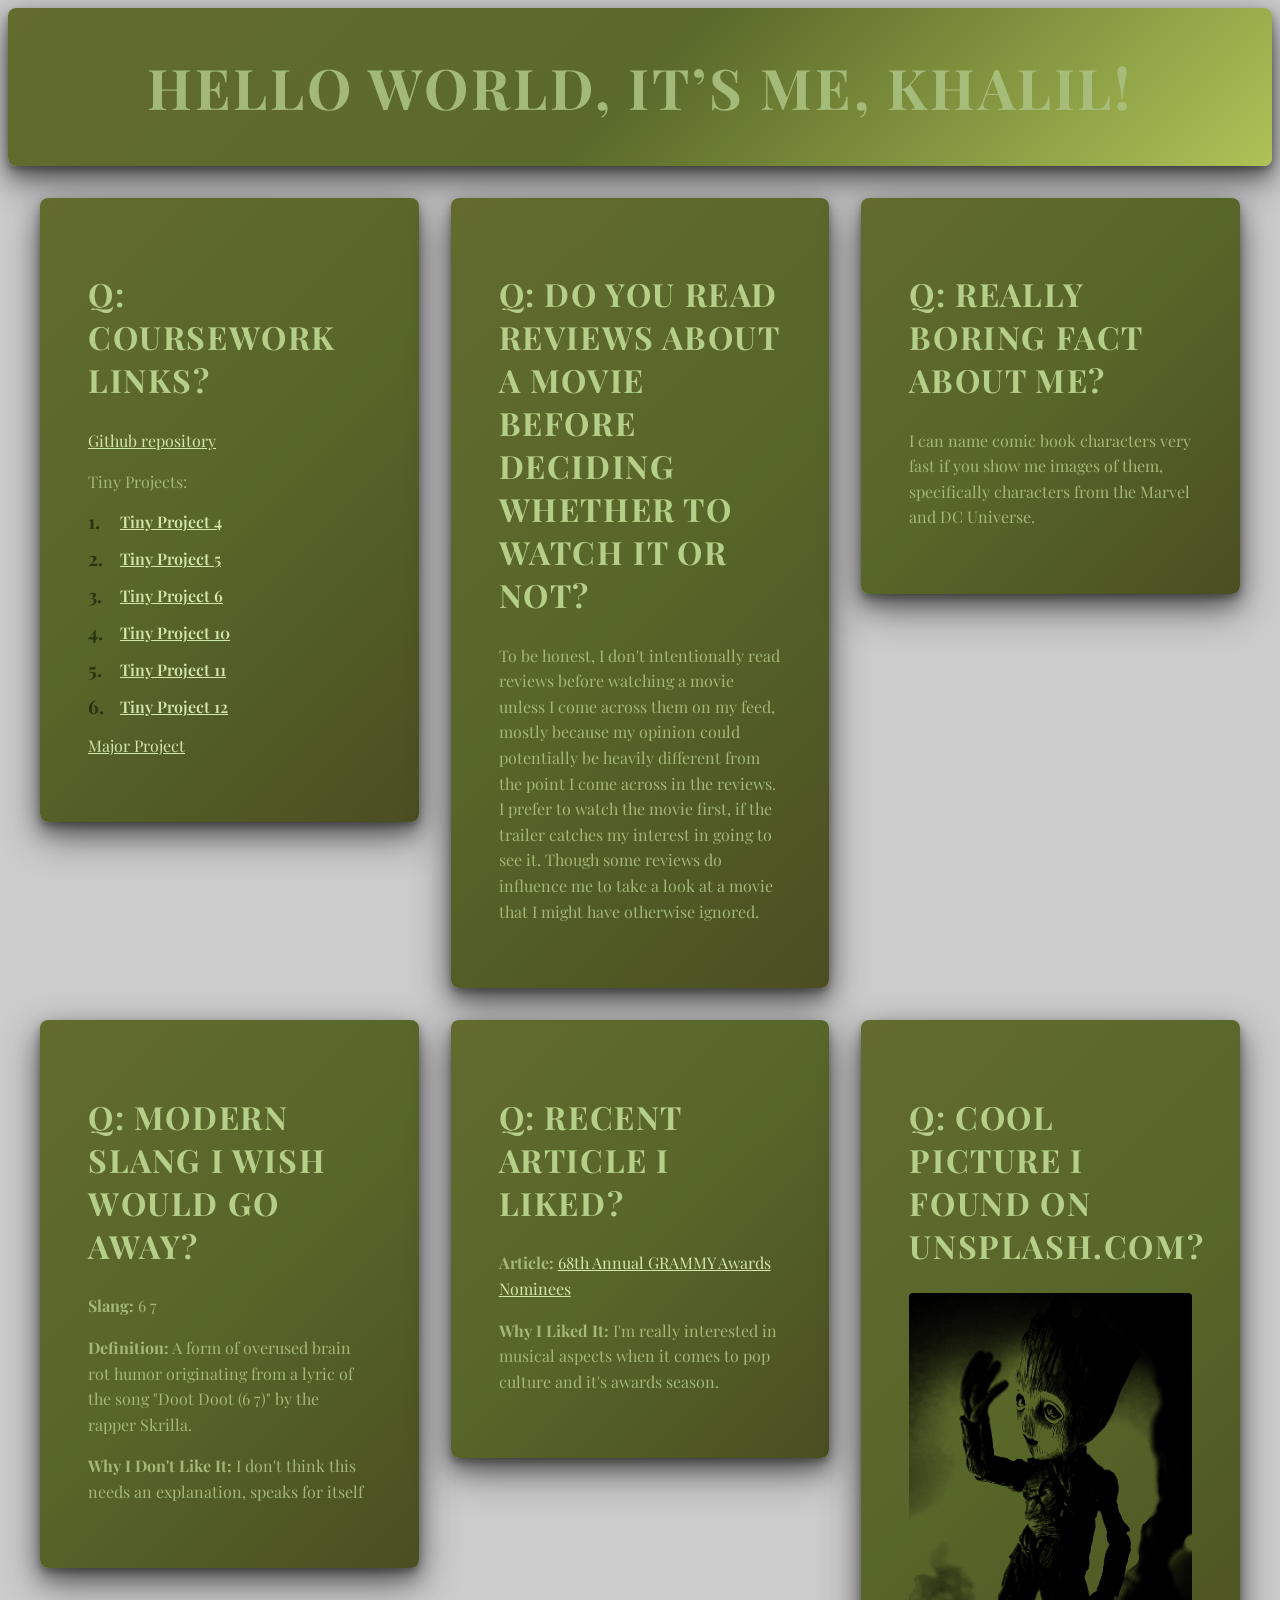
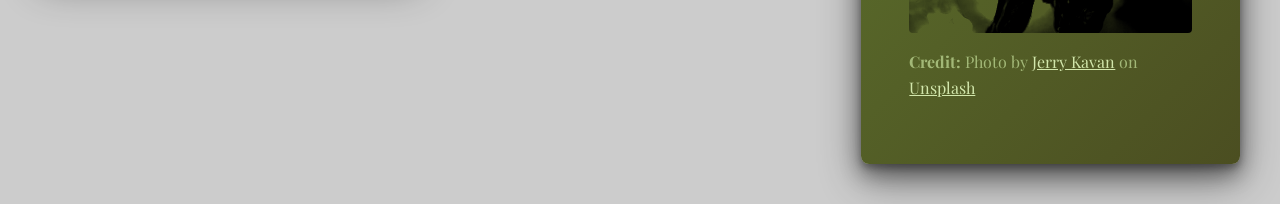
<file: index.html>
<!DOCTYPE html>
<html>

<head>
    <meta http-equiv="Content-Type" content="text/html; charset=UTF-8" />
    <meta name="viewport" content="width=device-width, initial-scale=1.0" />
    <title>Hello World, It's me, Khalil!</title>
    <link rel="stylesheet" href="styles.css" media="all" />
</head>

<body>

    <header>
        <h1>Hello World, It’s Me, Khalil!</h1>
    </header>

    <main>

        <section id="courseworkLinks">
            <h2>Coursework Links</h2>
            <p><a href="https://github.com/dtcKhalilMarshall/dtcKhalilMarshall.github.io">Github repository</a></p>
            <p>Tiny Projects:</p>
            <ol start="1">
                <li><a href="https://dtckhalilmarshall.github.io/tp4/">Tiny Project 4</a></li>
                <li><a href="https://dtckhalilmarshall.github.io/tp5/">Tiny Project 5</a></li>
                <li><a href="https://dtckhalilmarshall.github.io/tp6/">Tiny Project 6</a></li>
                <li><a href="https://dtckhalilmarshall.github.io/tp10/">Tiny Project 10</a></li>
                <li><a href="https://dtckhalilmarshall.github.io/tp11/">Tiny Project 11</a></li>
                <li><a href="https://dtckhalilmarshall.github.io/tp12/">Tiny Project 12</a></li>
            </ol>
            <p><a href="https://dtckhalilmarshall.github.io/majorproject/">Major Project</a></p>
        </section>

        <section id="randomQuestion">
            <h2>Do you read reviews about a movie before deciding whether to watch it or not</h2>
            <p>To be honest, I don't intentionally read reviews before watching a movie unless I come across them on my feed, mostly because my opinion could potentially be heavily different from the point I come across in the reviews. I prefer to watch the movie first, if the trailer catches my interest in going to see it. Though some reviews do influence me to take a look at a movie that I might have otherwise ignored.</p>
        </section>

        <section id="boringFact">
            <h2>Really Boring Fact About Me</h2>
            <p>I can name comic book characters very fast if you show me images of them, specifically characters from the Marvel and DC Universe.</p>
        </section>

        <section id="slangThatNeedsToGo">
            <h2>Modern Slang I Wish Would Go Away</h2>
            <p><strong>Slang:</strong> 6 7</p>
            <p><strong>Definition:</strong> A form of overused brain rot humor originating from a lyric of the song "Doot Doot (6 7)" by the rapper Skrilla.</p>
            <p><strong>Why I Don't Like It:</strong> I don't think this needs an explanation, speaks for itself</p>
        </section>

        <section id="interestingArticle">
            <h2>Recent Article I Liked</h2>
            <p><strong>Article:</strong> <a href="https://www.grammy.com/awards/68th-annual-grammy-awards-2025">68th Annual GRAMMY Awards Nominees</a></p>
            <p><strong>Why I Liked It:</strong> I'm really interested in musical aspects when it comes to pop culture and it's awards season.</p>
        </section>

        <section id="coolPic">
            <h2>Cool Picture I Found on Unsplash.com</h2>
            <p><img src="Images/I-am-groot.jpg" alt="Groot from Marvel"></p>
            <p><strong>Credit:</strong> Photo by <a href="https://unsplash.com/@jerrykavan?utm_source=unsplash&utm_medium=referral&utm_content=creditCopyText">Jerry Kavan</a> on <a href="https://unsplash.com/photos/black-and-brown-monster-illustration-3FA80_d8rHo?utm_source=unsplash&utm_medium=referral&utm_content=creditCopyText">Unsplash</a></p>
        </section>

    </main>

</body>

</html>
</file>
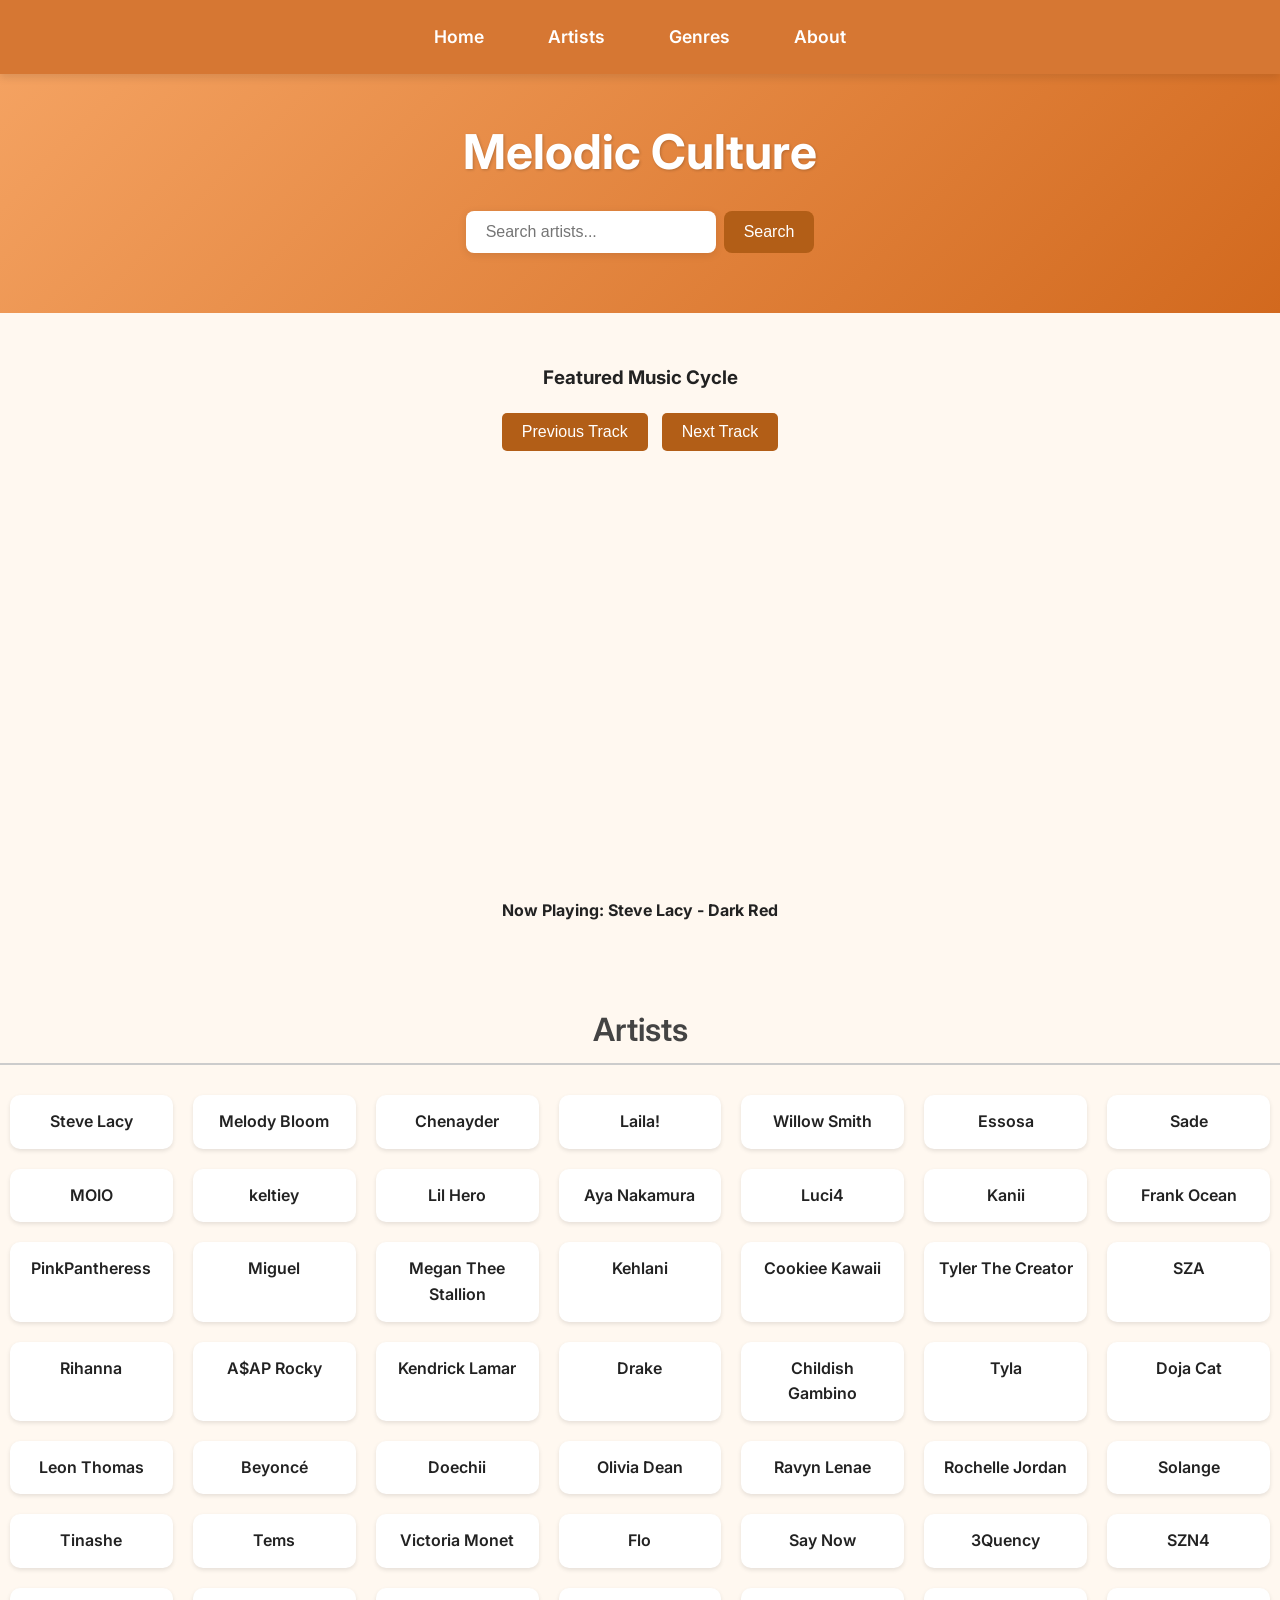
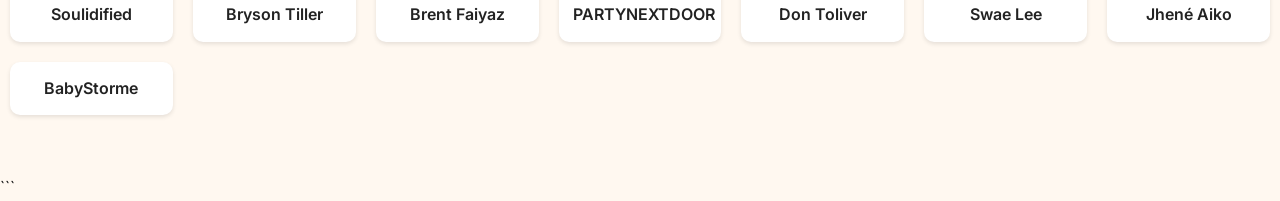
<file: majorproject/index.html>
<!DOCTYPE html>
<html lang="en">
<head>
  <meta charset="UTF-8" />
  <meta name="viewport" content="width=device-width, initial-scale=1.0" />
  <title>The Melodic Culture</title>
  <link rel="stylesheet" href="styles.css" />
  <script src="scripts.js" defer></script>
</head>

<body>

  <!-- Navigation Bar -->
  <nav>
    <a href="index.html">Home</a>
    <a href="artists.html">Artists</a>
    <a href="genres.html">Genres</a>
    <a href="about.html">About</a>
  </nav>

  <!-- Header -->
  <header>
    <div class="logo">Melodic Culture</div>

    <!-- Search -->
    <div class="search-container">
      <input type="text" id="searchInput" placeholder="Search artists..." />
      <button id="searchButton">Search</button>
    </div>
  </header>

  <!-- Featured Music Cycle -->
  <h3 style="text-align:center; margin-top:50px;">
    Featured Music Cycle
  </h3>

  <!-- Track Controls -->
  <div style="text-align:center; margin:20px 0;">

    <button
      id="prevVideo"
      style="
        padding:10px 20px;
        font-size:1em;
        border:none;
        border-radius:5px;
        background-color:#b25e17;
        color:#fff;
        cursor:pointer;
      "
    >
      Previous Track
    </button>

    <button
      id="nextVideo"
      style="
        padding:10px 20px;
        font-size:1em;
        border:none;
        border-radius:5px;
        background-color:#b25e17;
        color:#fff;
        cursor:pointer;
        margin-left:10px;
      "
    >
      Next Track
    </button>

  </div>

  <!-- YouTube Player -->
  <div
    id="youtube-player"
    style="text-align:center; margin:20px 0;"
  >
  </div>

  <!-- Track Title -->
  <h4
    id="track-title"
    style="text-align:center; margin-top:10px;"
  >
    Now Playing:
  </h4>

  <!-- Artists Section -->
  <section class="artist-links">

  <h3 style="margin-top: 80px;"><span class="artists-title">Artists</span></h3>

    <div class="artist-grid">

      <a href="#steve-lacy">Steve Lacy</a>
      <a href="#melody-bloom">Melody Bloom</a>
      <a href="#chenayder">Chenayder</a>
      <a href="#laila">Laila!</a>
      <a href="#willow-smith">Willow Smith</a>
      <a href="#essosa">Essosa</a>
      <a href="#sade">Sade</a>
      <a href="#moio">MOIO</a>
      <a href="#keltiey">keltiey</a>
      <a href="#lil-hero">Lil Hero</a>
      <a href="#aya-nakamura">Aya Nakamura</a>
      <a href="#luci4">Luci4</a>
      <a href="#kanii">Kanii</a>
      <a href="#frank-ocean">Frank Ocean</a>
      <a href="#pinkpantheress">PinkPantheress</a>
      <a href="#miguel">Miguel</a>
      <a href="#megan-thee-stallion">Megan Thee Stallion</a>
      <a href="#kehlani">Kehlani</a>
      <a href="#cookiee-kawaii">Cookiee Kawaii</a>
      <a href="#tyler-the-creator">Tyler The Creator</a>
      <a href="#sza">SZA</a>
      <a href="#rihanna">Rihanna</a>
      <a href="#asap-rocky">A$AP Rocky</a>
      <a href="#kendrick-lamar">Kendrick Lamar</a>
      <a href="#drake">Drake</a>
      <a href="#childish-gambino">Childish Gambino</a>
      <a href="#tyla">Tyla</a>
      <a href="#doja-cat">Doja Cat</a>
      <a href="#leon-thomas">Leon Thomas</a>
      <a href="#beyonce">Beyoncé</a>
      <a href="#doechii">Doechii</a>
      <a href="#olivia-dean">Olivia Dean</a>
      <a href="#ravyn-lenae">Ravyn Lenae</a>
      <a href="#rochelle-jordan">Rochelle Jordan</a>
      <a href="#solange">Solange</a>
      <a href="#tinashe">Tinashe</a>
      <a href="#tems">Tems</a>
      <a href="#victoria-monet">Victoria Monet</a>
      <a href="#flo">Flo</a>
      <a href="#say-now">Say Now</a>
      <a href="#3quency">3Quency</a>
      <a href="#szn4">SZN4</a>
      <a href="#soulidified">Soulidified</a>
      <a href="#bryson-tiller">Bryson Tiller</a>
      <a href="#brent-faiyaz">Brent Faiyaz</a>
      <a href="#partynextdoor">PARTYNEXTDOOR</a>
      <a href="#don-toliver">Don Toliver</a>
      <a href="#swae-lee">Swae Lee</a>
      <a href="#jhene-aiko">Jhené Aiko</a>
      <a href="#babystorme">BabyStorme</a>

    </div>
  </section>

</body>
</html>
```
</file>
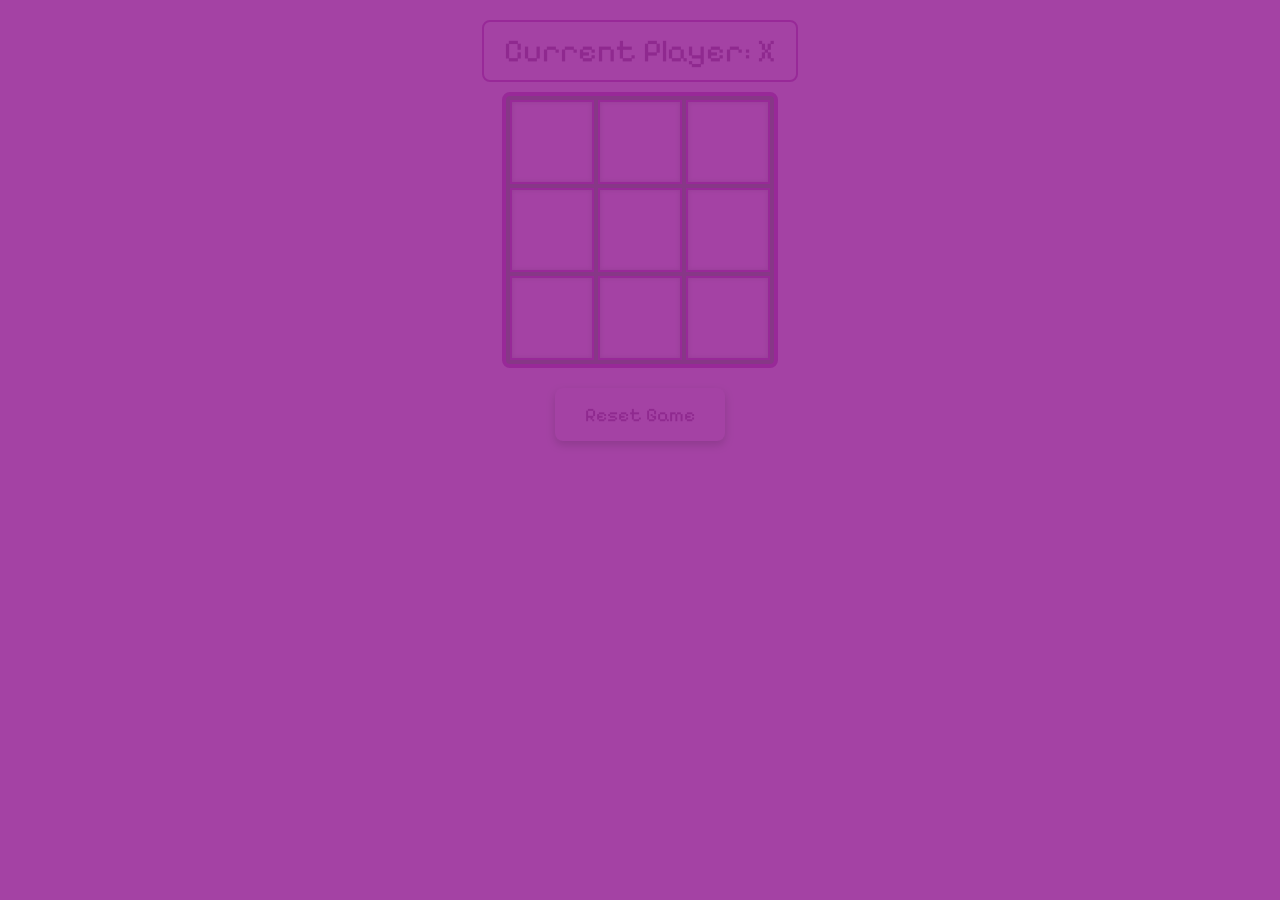
<file: tp10/index.html>
<!DOCTYPE html>
<html lang="en">
<head>
  <meta charset="UTF-8" />
  <meta name="viewport" content="width=device-width, initial-scale=1.0" />
  <title>Tic-Tac-Toe</title>
  <!-- External CSS -->
  <link rel="stylesheet" href="styles.css" />
  <!-- External JavaScript -->
  <script src="script.js" defer></script>
</head>
<body>
  <!-- Current Player Indicator -->
  <div id="nextPlayer">
    Current Player: <span></span>
  </div>

  <!-- Game Result Overlay -->
  <div id="gameResult"></div>

  <!-- Game Board -->
  <div id="gameBoard">
    <div class="row">
      <div class="gameSpace" id="a1"></div>
      <div class="gameSpace" id="a2"></div>
      <div class="gameSpace" id="a3"></div>
    </div>
    <div class="row">
      <div class="gameSpace" id="b1"></div>
      <div class="gameSpace" id="b2"></div>
      <div class="gameSpace" id="b3"></div>
    </div>
    <div class="row">
      <div class="gameSpace" id="c1"></div>
      <div class="gameSpace" id="c2"></div>
      <div class="gameSpace" id="c3"></div>
    </div>
  </div>

  <!-- For reset game button -->
  <button id="resetButton">Reset Game</button>
</body>
</html>
</file>
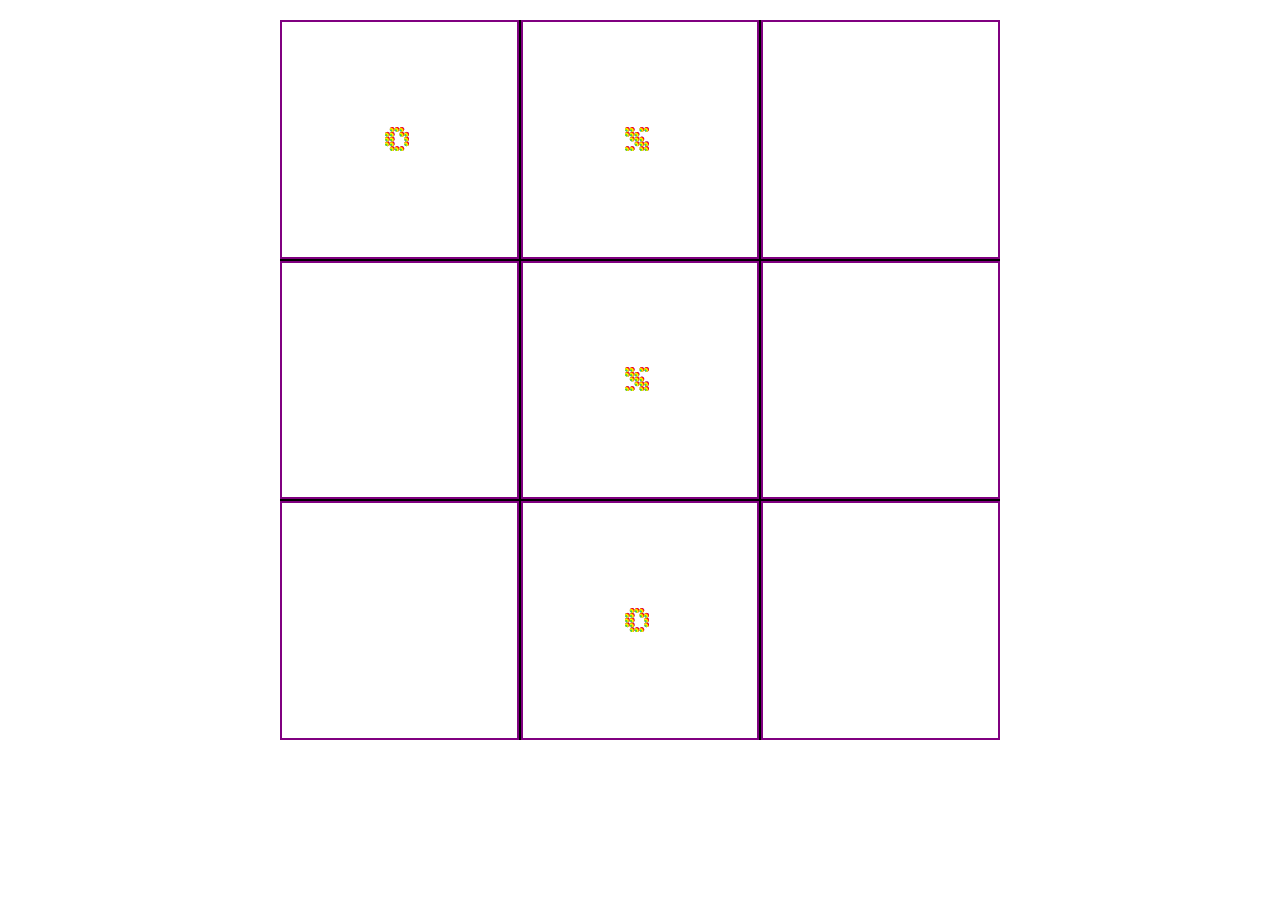
<file: tp4/index.html>
<!DOCTYPE html>
<html>
<head>
    <meta charset="UTF-8" />
    <meta name="viewport" content="width=device-width, initial-scale=1.0" />
    <title>Tiny Project 4: Tic-Tac-Toe</title>
    <link rel="stylesheet" href="styles.css" />
</head>
<body>
    <div id="gameBoard">
        <div class="gameSpace">o</div>
        <div class="gameSpace">x</div>
        <div class="gameSpace"></div>
        <div class="gameSpace"></div>
        <div class="gameSpace">x</div>
        <div class="gameSpace"></div>
        <div class="gameSpace"></div>
        <div class="gameSpace">o</div>
        <div class="gameSpace"></div>
    </div>
</body>
</html>
</file>
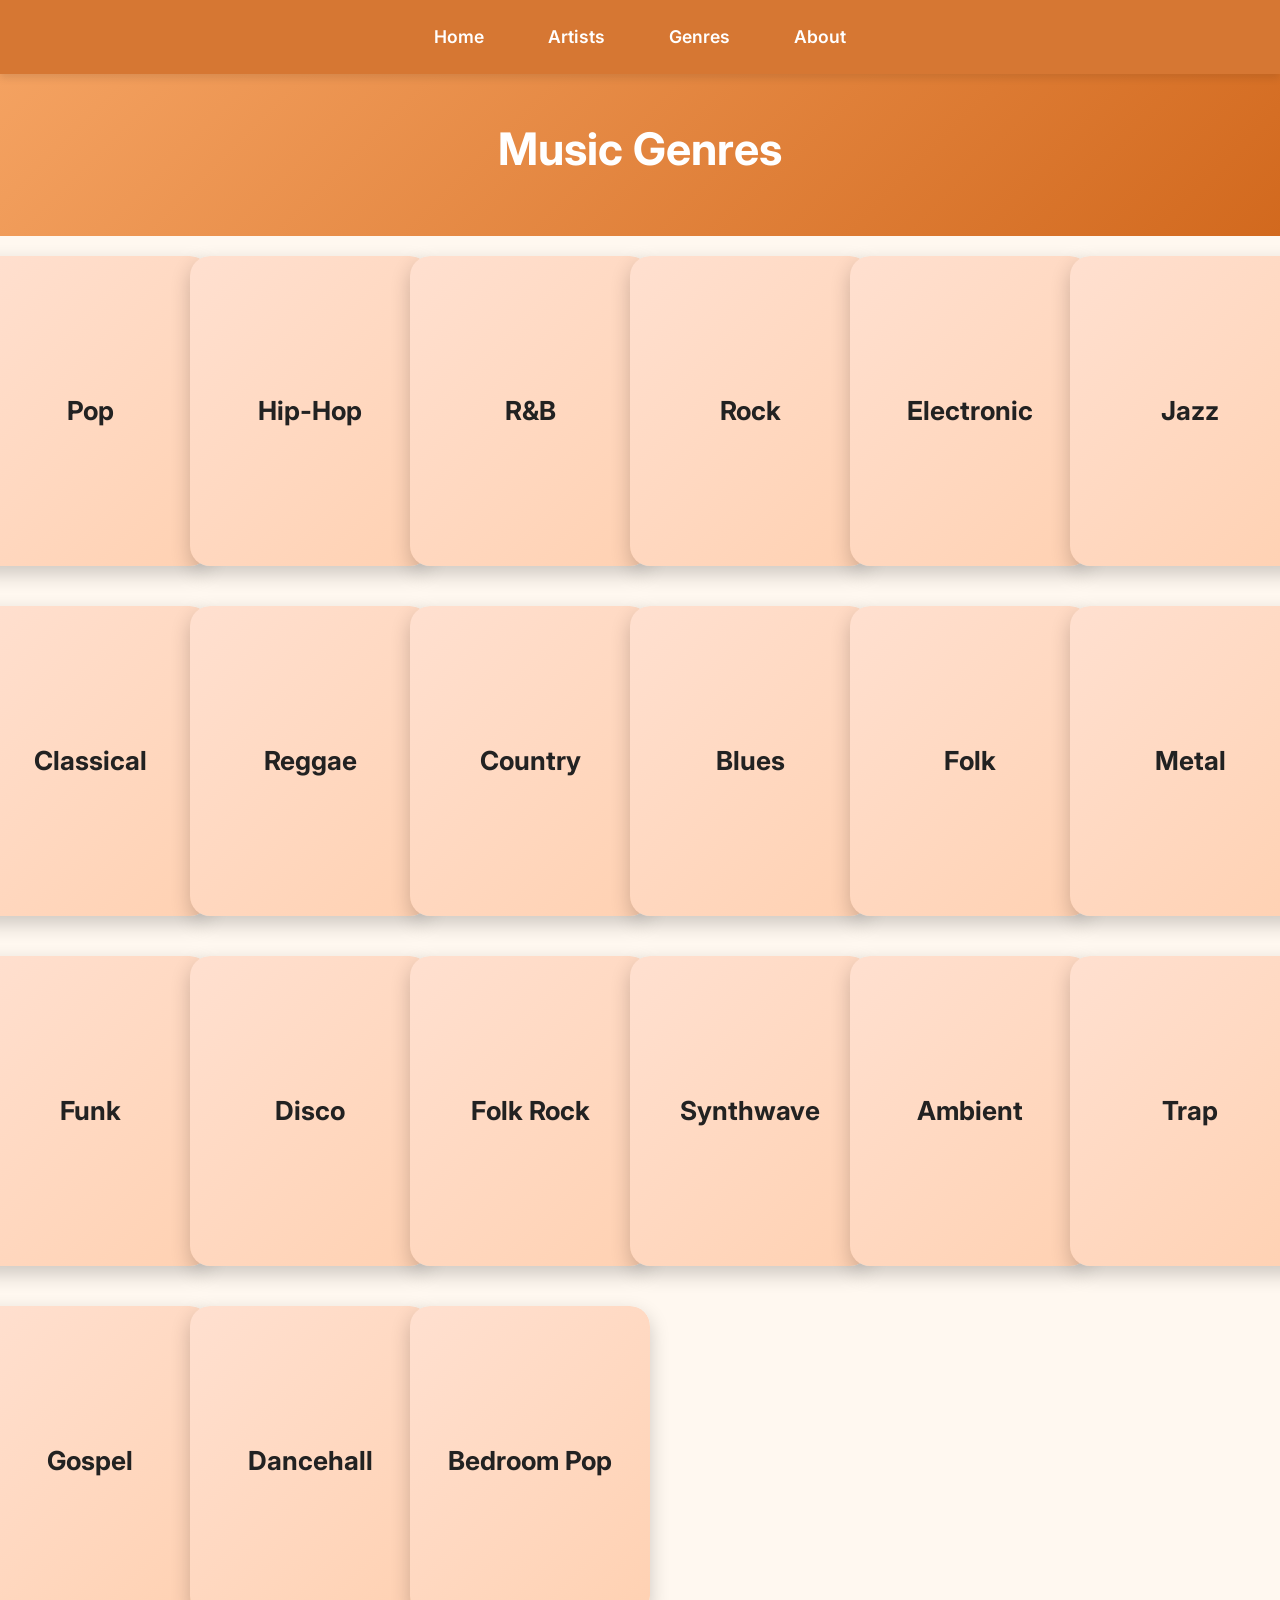
<file: majorproject/genres.html>
<!DOCTYPE html>
<html lang="en">
<head>
  <meta charset="UTF-8" />
  <meta name="viewport" content="width=device-width, initial-scale=1.0" />
  <title>Genres - The Melodic Culture</title>
  <link rel="stylesheet" href="genresstyles.css" />
</head>
<body>
  <!-- Navigation -->
  <nav>
    <a href="index.html">Home</a>
    <a href="artists.html">Artists</a>
    <a href="genres.html">Genres</a>
    <a href="about.html">About</a>
  </nav>

  <header>
    <h1>Music Genres</h1>
  </header>

    <!-- Genres Grid -->
    <section>
      <div class="genres-grid">
        <!-- Genre cards -->
        <div class="genre-card">
          <div class="card-inner">
            <div class="card-front">
              <h3>Pop</h3>
            </div>
            <div class="card-back">
              <p>Pop is a genre characterized by catchy melodies and hooks.</p>
            </div>
          </div>
        </div>
        <div class="genre-card">
          <div class="card-inner">
            <div class="card-front">
              <h3>Hip-Hop</h3>
            </div>
            <div class="card-back">
              <p>Hip-Hop features rhythmic speech and beats, often with poetic lyrics.</p>
            </div>
          </div>
        </div>
        <div class="genre-card">
          <div class="card-inner">
            <div class="card-front">
              <h3>R&B</h3>
            </div>
            <div class="card-back">
              <p>Rhythm and Blues focuses on soulful vocals and groove-oriented music.</p>
            </div>
          </div>
        </div>
        <div class="genre-card">
          <div class="card-inner">
            <div class="card-front">
              <h3>Rock</h3>
            </div>
            <div class="card-back">
              <p>Rock features electric guitars, drums, and energetic performances.</p>
            </div>
          </div>
        </div>
        <div class="genre-card">
          <div class="card-inner">
            <div class="card-front">
              <h3>Electronic</h3>
            </div>
            <div class="card-back">
              <p>Electronic music uses synthesizers and digital production techniques.</p>
            </div>
          </div>
        </div>
        <div class="genre-card">
          <div class="card-inner">
            <div class="card-front">
              <h3>Jazz</h3>
            </div>
            <div class="card-back">
              <p>Jazz is known for improvisation, complex chords, and swing rhythms.</p>
            </div>
          </div>
        </div>
        <div class="genre-card">
          <div class="card-inner">
            <div class="card-front">
              <h3>Classical</h3>
            </div>
            <div class="card-back">
              <p>Classical music involves intricate compositions, orchestras, and traditional instruments.</p>
            </div>
          </div>
        </div>
        <div class="genre-card">
          <div class="card-inner">
            <div class="card-front">
              <h3>Reggae</h3>
            </div>
            <div class="card-back">
              <p>Reggae features offbeat rhythms and socially conscious lyrics originating from Jamaica.</p>
            </div>
          </div>
        </div>
        <div class="genre-card">
          <div class="card-inner">
            <div class="card-front">
              <h3>Country</h3>
            </div>
            <div class="card-back">
              <p>Country music has storytelling lyrics, guitars, and influences from American folk and southern roots.</p>
            </div>
          </div>
        </div>
        <div class="genre-card">
          <div class="card-inner">
            <div class="card-front">
              <h3>Blues</h3>
            </div>
            <div class="card-back">
              <p>Blues is rooted in African-American history, known for expressive melodies and emotional lyrics.</p>
            </div>
          </div>
        </div>
<div class="genre-card">
  <div class="card-inner">
    <div class="card-front">
      <h3>Folk</h3>
    </div>
    <div class="card-back">
      <p>Folk music emphasizes storytelling, acoustic instruments, and traditional melodies.</p>
    </div>
  </div>
</div>

<div class="genre-card">
  <div class="card-inner">
    <div class="card-front">
      <h3>Metal</h3>
    </div>
    <div class="card-back">
      <p>Metal is characterized by heavy riffs, powerful vocals, and intense drumming.</p>
    </div>
  </div>
</div>

<div class="genre-card">
  <div class="card-inner">
    <div class="card-front">
      <h3>Funk</h3>
    </div>
    <div class="card-back">
      <p>Funk emphasizes groove, rhythm, and often features strong basslines and rhythmic guitar.</p>
    </div>
  </div>
</div>

<div class="genre-card">
  <div class="card-inner">
    <div class="card-front">
      <h3>Disco</h3>
    </div>
    <div class="card-back">
      <p>Disco is dance-oriented, characterized by steady four-on-the-floor beats and lush instrumentals.</p>
    </div>
  </div>
</div>

<div class="genre-card">
  <div class="card-inner">
    <div class="card-front">
      <h3>Folk Rock</h3>
    </div>
    <div class="card-back">
      <p>Folk rock blends traditional folk melodies with rock instrumentation.</p>
    </div>
  </div>
</div>

<!-- New genres for a "bunch" -->
<div class="genre-card">
  <div class="card-inner">
    <div class="card-front">
      <h3>Synthwave</h3>
    </div>
    <div class="card-back">
      <p>Synthwave draws inspiration from 80s synth music, with a futuristic-retro vibe.</p>
    </div>
  </div>
</div>

<div class="genre-card">
  <div class="card-inner">
    <div class="card-front">
      <h3>Ambient</h3>
    </div>
    <div class="card-back">
      <p>Ambient music focuses on atmosphere and mood, often instrumental and minimalistic.</p>
    </div>
  </div>
</div>

<div class="genre-card">
  <div class="card-inner">
    <div class="card-front">
      <h3>Trap</h3>
    </div>
    <div class="card-back">
      <p>Trap features hi-hats, booming bass, and rhythmic hi-hat rolls, popular in modern hip-hop.</p>
    </div>
  </div>
</div>

<div class="genre-card">
  <div class="card-inner">
    <div class="card-front">
      <h3>Gospel</h3>
    </div>
    <div class="card-back">
      <p>Gospel emphasizes strong vocals, spiritual lyrics, and soulful melodies.</p>
    </div>
  </div>
</div>

<div class="genre-card">
  <div class="card-inner">
    <div class="card-front">
      <h3>Dancehall</h3>
    </div>
    <div class="card-back">
      <p>Dancehall is a Jamaican genre characterized by rhythmic beats, offbeat basslines, and energetic vocals.</p>
    </div>
  </div>
</div>

<div class="genre-card">
  <div class="card-inner">
    <div class="card-front">
      <h3>Bedroom Pop</h3>
    </div>
    <div class="card-back">
      <p>Bedroom Pop is a lo-fi, intimate genre often created at home, emphasizing personal lyrics and relaxed melodies.</p>
    </div>
  </div>
</div>

      </div>
    </section>
  </div>
</body>
</html>
</file>
<file: styles.css>
/* styles for repository homepage from TP2 */

@import url('https://fonts.googleapis.com/css2?family=Playfair+Display&display=swap');

* {
    box-sizing: border-box;
}

body {
    background-color: #cccccc;
    font-family: 'Playfair Display', serif;
    font-weight: 400;
    color: rgba(168, 191, 125, 0.934);
}

h1,
h2 {
    text-transform: uppercase;
    letter-spacing: 0.05em;
}

h1 {
    font-size: clamp(2rem, 8vw, 3.5rem);
    line-height: 1.1em;
    margin: 0;
}

h2 {
    font-size: clamp(1.5rem, 5vw, 2rem);
}

main {
    display: grid;
    grid-template-columns: repeat(auto-fit, minmax(300px, 1fr));
    justify-content: center;
    align-items: start;
    gap: 2rem;
    padding: 2rem;
    max-width: 1400px;
    margin: 0 auto;
}

header,
section {
    min-height: auto; 
    border-radius: 0.5rem;
    padding: clamp(1.5rem, 4vw, 3rem);
    box-shadow: 0 4px 6px rgba(0, 0, 0, 0.25), 
                0 10px 20px rgba(0, 0, 0, 0.35), 
                0 15px 40px rgba(0, 0, 0, 0.45);
    transition: transform 0.3s ease, box-shadow 0.3s ease;
}

/* Header styles */
header {
    display: flex;
    flex-direction: column;
    justify-content: center;
    align-items: center;
    background: linear-gradient(
        135deg,
        #636B2F 0%,
        #5A6A2A 50%,
        #aec257 100%
    );
    gap: 1.5rem;
}

/* Hover effect for header */
header:hover {
    transform: translateY(-4px);
    box-shadow: 0 12px 32px rgba(0, 0, 0, 0.15);
}

header h1 {
    text-align: center;
  
}


section {
    background: linear-gradient(
        135deg,
        #636B2F 0%,
        #576629 50%,
        #4B4E21 100%
    );
    font-size: clamp(0.9rem, 2vw, 1rem);
   
}

/* Hover effect for sections */
section:hover {
    transform: translateY(-4px);
    box-shadow: 0 12px 32px rgba(0, 0, 0, 0.3);
}


section h2 {
    color: #b6cf88;
}

section h2::before {
    content: "Q: ";
}

section h2::after {
    content: "?";
}

section p {
    line-height: 1.6;
    margin: 1rem 0;
}

ol {
    list-style: none;
    counter-reset: custom-counter;
    padding-left: 0;
}

ol li {
    counter-increment: custom-counter;
    position: relative;
    padding-left: 2em;
    margin-bottom: 1rem;
    font-weight: 600;
}

ol li::before {
    content: counter(custom-counter) ".";
    position: absolute;
    left: 0;
    top: 50%;
    transform: translateY(-50%);
    font-size: 1.2em;
    color: #27340e;
    font-weight: bold;
}

/* styles for groot */
#coolPic img {
    width: 100%;
    height: auto;
    display: block;
    margin-top: 1rem;
    border-radius: 0.25rem;
    filter: grayscale(100%) brightness(200%) contrast(200%);
    mix-blend-mode: multiply;
    transition: filter 0.3s ease;
}

#coolPic img:hover {
    filter: grayscale(50%) brightness(180%) contrast(180%);
}

/* Link styles */
a {
    color: #d2e7ac;
    text-decoration: underline;
    transition: color 0.3s ease;
}

a:hover {
    color: var(--light-green);
}

@media (max-width: 768px) {
    main {
        grid-template-columns: 1fr;
        gap: 1.5rem;
        padding: 1rem;
    }

    header,
    section {
        min-height: auto; /* keep boxes smaller */
        padding: 1.5rem;
    }

    body {
        padding: 0;
    }
}
</file>
<file: majorproject/styles.css>
@import url('https://fonts.googleapis.com/css2?family=Inter:wght@400;600;700&display=swap');

* {
  margin: 0;
  padding: 0;
  box-sizing: border-box;
}

body {
  font-family: 'Inter', sans-serif;
  background-color: #fff8f0;
  color: #222;
  line-height: 1.6;
}

/* Navigation Styles */
nav {
  position: sticky;
  top: 0;
  display: flex;
  justify-content: center;
  background-color: rgba(210, 105, 30, 0.9);
  padding: 15px 30px;
  box-shadow: 0 4px 8px rgba(0,0,0,0.1);
  backdrop-filter: blur(10px);
  z-index: 1000;
}
nav a {
  color: #fff;
  margin: 0 20px;
  text-decoration: none;
  font-weight: 600;
  font-size: 1.1em;
  padding: 8px 12px;
  border-radius: 4px;
  transition: background 0.3s, color 0.3s, transform 0.2s;
}
nav a:hover {
  background-color: #b25e17;
  color: #fff;
  transform: translateY(-2px);
}

header {
  display: flex;
  flex-direction: column;
  align-items: center;
  padding: 40px 20px;
  background: linear-gradient(135deg, #f4a261, #d2691e);
  color: #fff;
  text-align: center;
}
.logo {
  font-size: 3em;
  font-weight: 700;
  text-shadow: 1px 1px 3px rgba(0,0,0,0.2);
}

/* Style for search area */
.search-container {
  display: flex;
  justify-content: center;
  margin: 20px 0;
}
#searchInput {
  padding: 12px 20px;
  border-radius: 8px;
  border: none;
  font-size: 1em;
  width: 250px;
  max-width: 80%;
  box-shadow: 0 2px 8px rgba(0,0,0,0.1);
  transition: box-shadow 0.3s, transform 0.2s;
}
#searchInput:focus {
  box-shadow: 0 0 12px rgba(0,0,0,0.2);
  outline: none;
  transform: scale(1.02);
}
#searchButton {
  padding: 12px 20px;
  margin-left: 8px;
  border: none;
  border-radius: 8px;
  background-color: #b25e17;
  color: #fff;
  font-size: 1em;
  cursor: pointer;
  transition: background-color 0.3s;
}
#searchButton:hover {
  background-color: #8e4b14;
}

/* Main content styling */
section {
  margin-bottom: 50px;
}
section h3 {
  font-size: 2em;
  margin-bottom: 20px;
  border-bottom: 2px solid #ccc;
  padding-bottom: 8px;
  color: #444;
  font-weight: 600;
  text-align: center;
}

/* Artist grid styles */
.artist-grid {
  display: grid;
  grid-template-columns: repeat(auto-fit, minmax(150px, 1fr));
  gap: 20px;
  padding: 10px;
}
.artist-grid a {
  display: block;
  padding: 14px;
  background-color: #fff;
  border-radius: 10px;
  text-align: center;
  text-decoration: none;
  color: #222;
  font-weight: 600;
  font-size: 1em;
  box-shadow: 0 2px 4px rgba(0,0,0,0.1);
  transition: background-color 0.3s, transform 0.2s;
}
.artist-grid a:hover {
  background-color: #f4a261;
  transform: translateY(-2px);
}
</file>
<file: tp10/styles.css>
/* // ****** (^v^) hi! I'm Khalil and Welcome to my CSS */
@import url('https://fonts.googleapis.com/css2?family=Pixelify+Sans:wght@400..700&display=swap');

:root {
  --cell-size: 80px;
}

/* Body styles */
body {
  font-family: 'Pixelify Sans', sans-serif;
  display: flex;
  flex-direction: column;
  align-items: center;
  margin: 20px;
  background-color: #993399; 
}

/* Turn indicator */
#nextPlayer {
  font-family: 'Pixelify Sans', sans-serif;
  font-size: 2rem;
  margin-bottom: 10px;
  padding: 10px 20px;
  border: 2px solid #800080;
  border-radius: 8px;
  background-color: #993399;
  color: #6e016e;
}

/* Game result overlay with semi-transparent background */
#gameResult {
  position: fixed;
  top: 0; 
  left: 0;
  display: none; /* initially hidden */
  width: 100vw; 
  height: 100vh;
  background-color: rgba(175, 82, 175, 0.5); /* semi-transparent purplish? */
  color: #6e016e;
  font-family: 'Pixelify Sans', sans-serif;
  font-size: 3rem;
  display: flex;
  justify-content: center;
  align-items: center;
  z-index: 10;
  padding: 20px;
  text-align: center;
  cursor: pointer; /* indicate clickable overlay */
}

/* Style for the game board container */
#gameBoard {
  display: flex;
  flex-direction: column;
  gap: 4px;
  background-color: #5e1d5e;
  border: 4px solid #800080;
  border-radius: 8px;
  padding: 4px;
}

/* Style each row to be flex containers */
.row {
  display: flex;
  gap: 4px;
}

/* Style each game space (cell) - only change background-color here */
.gameSpace {
  width: var(--cell-size);
  height: var(--cell-size);
  background-color: #993399; 
  font-family: 'Pixelify Sans', sans-serif;
  font-size: 2.5rem;
  display: flex;
  align-items: center;
  justify-content: center;
  border: 2px solid #800080;
  cursor: pointer;
  user-select: none;
  transition: background-color 0.2s, transform 0.1s;
  box-shadow: inset 0 0 5px rgba(0,0,0,0.2);
  color: #6e016e;
}

/* Hover effect for cells */
.gameSpace:hover {
  background-color: rgb(208, 102, 208); /* slightly darker for hover */
  transform: scale(1.05);
}

/* Style for clicked cells to prevent further interaction and indicate they are taken */
.gameSpace.clicked {
  cursor: default;
  background-color: #b254b2;
  box-shadow: inset 0 0 10px rgba(0,0,0,0.3);
  color: #6e016e;
}

/* Style for the Reset Button */
#resetButton {
  margin-top: 20px;
  padding: 15px 30px; 
  font-family: 'Pixelify Sans', sans-serif;
  font-size: 1.2rem; 
  background-color: #993399; 
  color: #6e016e;
  border: none;
  border-radius: 8px;
  box-shadow: 0 4px 8px rgba(0, 0, 0, 0.3);
  cursor: pointer;
  transition: background-color 0.3s, transform 0.2s;
}

/* Hover effect for reset button */
#resetButton:hover {
  background-color: #af52af; /* light purple on hover */
  color: #6e016e; 
  transform: scale(1.05);
}
</file>
<file: tp4/styles.css>
@import url("https://fonts.googleapis.com/css2?family=Bitcount+Prop+Double+Ink&display=swap");

:root {
  --gameBoard-size: 80vh;
}

#gameBoard {
  display: grid;
  grid-template-columns: repeat(3, 1fr);
  grid-template-rows: repeat(3, 1fr);
  width: var(--gameBoard-size);
  height: var(--gameBoard-size);
  gap: 2px;
  background-color: black;
  margin: auto;
  margin-top: 20px;
}

.gameSpace {
  background-color: white;
  font-family: "Bitcount Prop Double Ink", sans-serif;
  font-size: 3rem;
  display: flex;
  align-items: center;
  justify-content: center;
  border: 2px solid purple;
  box-sizing: border-box;
}
</file>
<file: majorproject/genresstyles.css>
@import url('https://fonts.googleapis.com/css2?family=Inter:wght@400;600;700&display=swap');

* {
  margin: 0;
  padding: 0;
  box-sizing: border-box;
}

body {
  font-family: 'Inter', sans-serif;
  background-color: #fff8f0;
  color: #222;
  line-height: 1.6;
}

/* Navigation styles */
nav {
  position: sticky;
  top: 0;
  display: flex;
  justify-content: center;
  background-color: rgba(210, 105, 30, 0.9);
  padding: 15px 30px;
  box-shadow: 0 4px 8px rgba(0,0,0,0.1);
  backdrop-filter: blur(10px);
  z-index: 1000;
}
nav a {
  color: #fff;
  margin: 0 20px;
  padding: 8px 12px;
  text-decoration: none;
  font-weight: 600;
  font-size: 1.1em;
  border-radius: 4px;
  transition: background 0.3s, color 0.3s, transform 0.2s, box-shadow 0.3s;
}
nav a:hover {
  background-color: #b25e17;
  transform: translateY(-2px);
  box-shadow: 0 0 8px rgba(0,0,0,0.2);
}

/* Header styles - your original formatting */
header {
  display: flex;
  flex-direction: column;
  align-items: center;
  padding: 40px 20px;
  background: linear-gradient(135deg, #f4a261, #d2691e);
  color: #fff;
  text-align: center;
}
header h1 {
  font-size: 2.8em;
  font-weight: 700;
  margin-bottom: 10px;
}
header p {
  font-size: 1.2em;
  margin-top: 10px;
}

/* Container for your content */
.container {
  max-width: 1200px;
  margin: 40px auto;
  padding: 0 20px;
}

/* Genre grid layout */
.genres-grid {
  display: grid;
  grid-template-columns: repeat(auto-fit, minmax(180px, 1fr));
  gap: 40px;
  margin-top: 20px;
  justify-items: center;
}

/* Your existing card styles remain unchanged and are used as-is */
.genre-card {
  width: 240px;
  height: 310px;
  perspective: 1500px;
  cursor: pointer;
  transition: transform 0.2s ease-in-out, box-shadow 0.3s;
  overflow: hidden;
  border-radius: 20px; /* softer rounded corners */
  box-shadow: 0 8px 20px rgba(0,0,0,0.2); /* subtle depth shadow */
  background-color: transparent; /* transparent background for flipping */
  position: relative;
}

.genre-card:hover {
  transform: scale(1.05);
  box-shadow: 0 12px 24px rgba(0,0,0,0.3);
}

.card-inner {
  position: relative;
  width: 100%;
  height: 100%;
  transition: transform 0.6s ease-in-out;
  transform-style: preserve-3d;
  border-radius: 20px; /* matching border radius */
  box-shadow: inset 0 0 15px rgba(0,0,0,0.1);
}

.genre-card:hover .card-inner {
  transform: rotateY(180deg);
}

.card-front {
  position: absolute;
  width: 100%;
  height: 100%;
  background: linear-gradient(135deg, #ffe0d0, #ffd1b2);
  font-size: 1.4em;
  font-weight: 600;
  text-align: center;
  display: flex;
  align-items: center;
  justify-content: center;
  padding: 20px;
  border-radius: 20px;
  backface-visibility: hidden;
  transition: background 0.3s, box-shadow 0.3s;
}

.genre-card:hover .card-front {
  background: linear-gradient(135deg, #ffd1b2, #ffe0d0);
}

.card-back {
  position: absolute;
  width: 100%;
  height: 100%;
  background: linear-gradient(135deg, #ffa850, #cc6923);
  color: #fff;
  transform: rotateY(180deg);
  font-size: 1em;
  text-align: center;
  display: flex;
  align-items: center;
  justify-content: center;
  padding: 30px 20px;
  border-radius: 20px;
  backface-visibility: hidden;
  line-height: 1.4;
}

/* Keep your original styling for text on the back */
.card-back p {
  margin: 0;
  padding: 0 10px;
}
</file>
